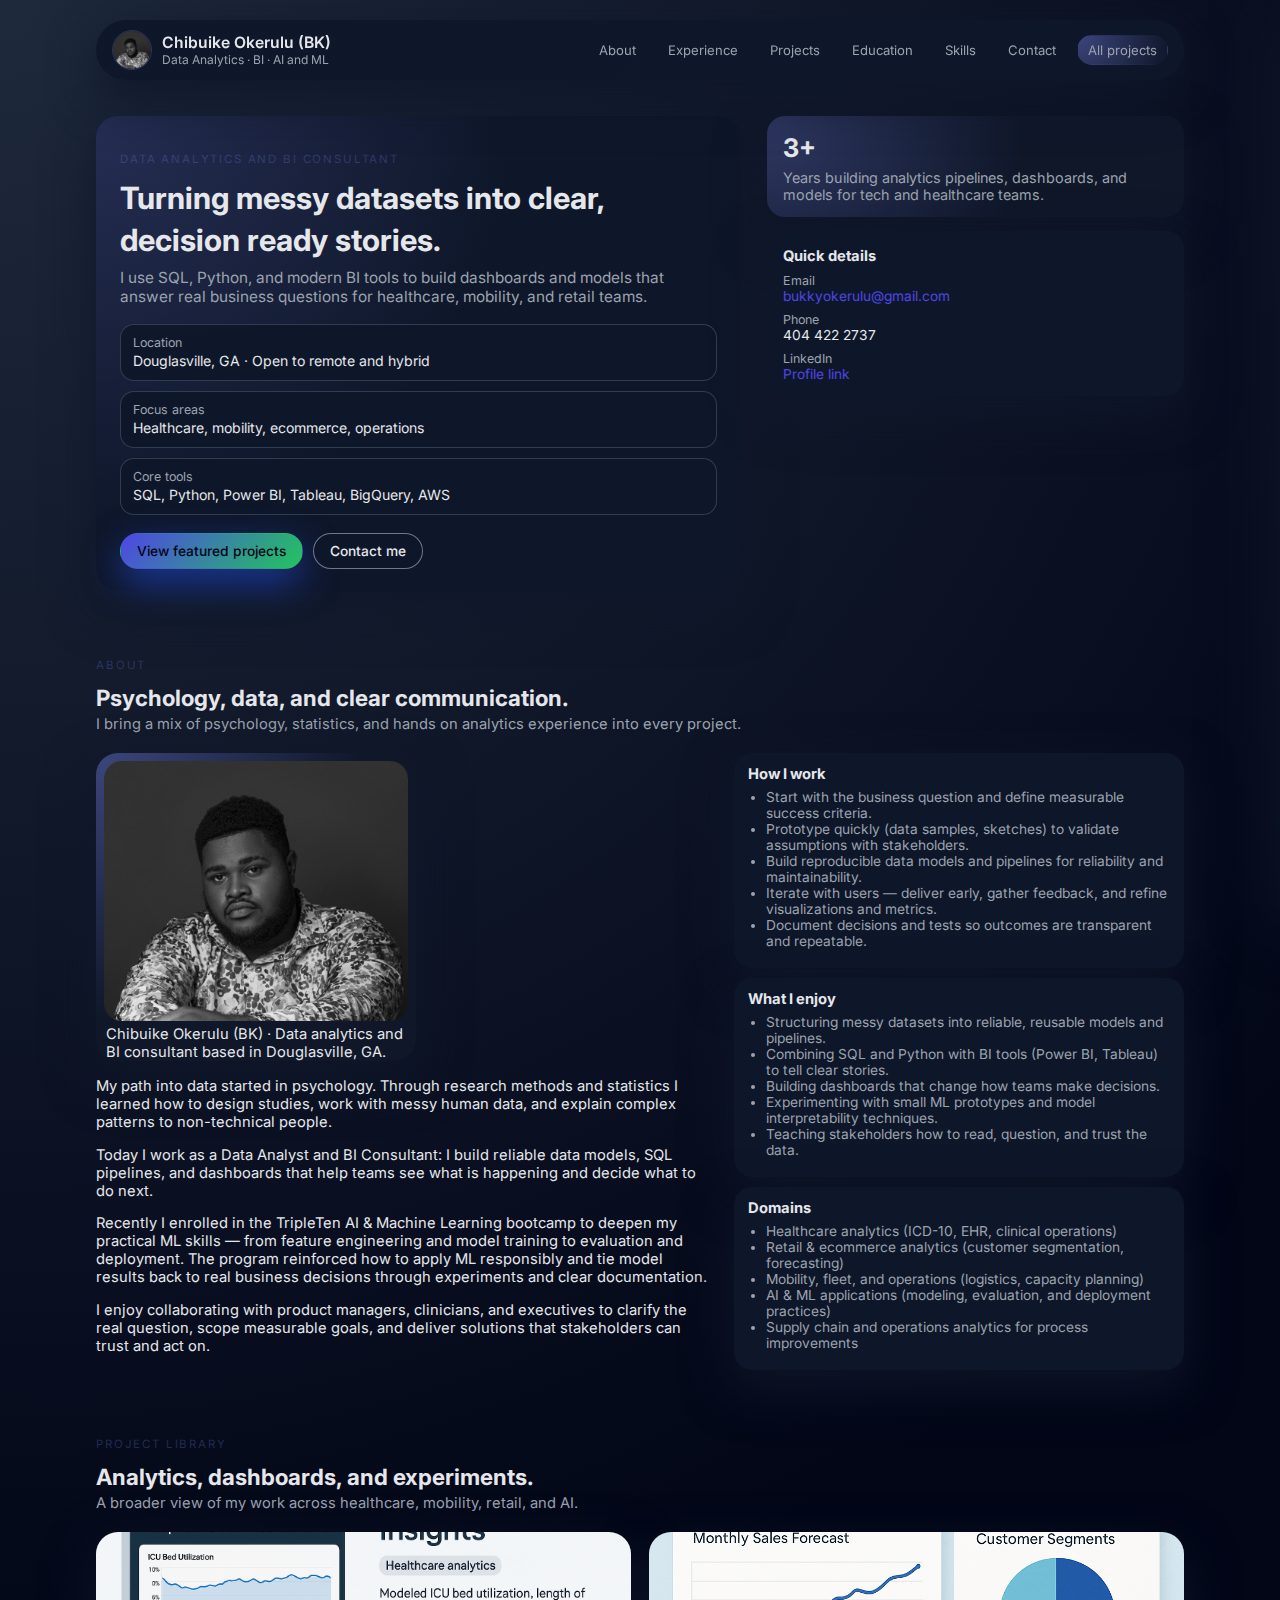
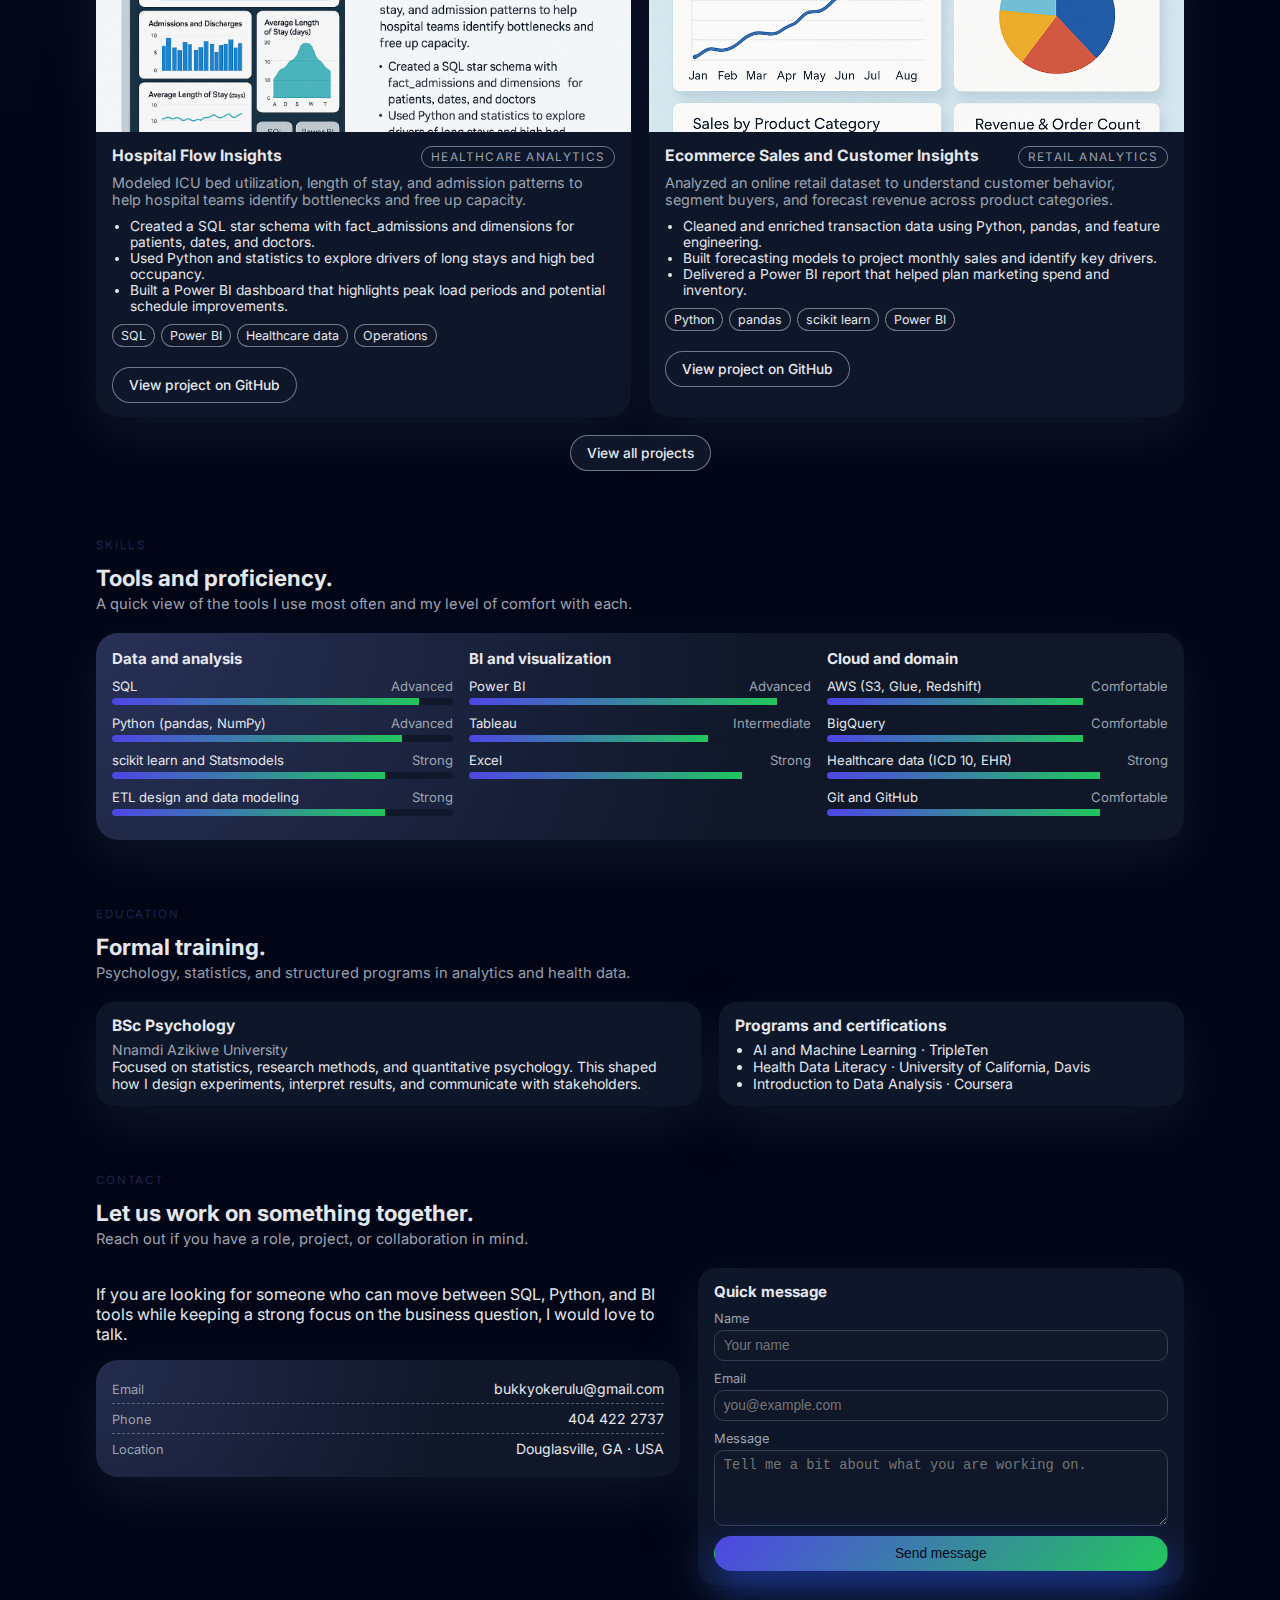
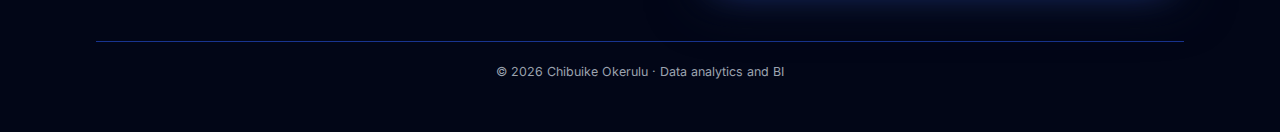
<file: index.html>
<!DOCTYPE html>
<html lang="en">
<head>
  <meta charset="UTF-8" />
  <title>Chibuike Okerulu • Data Analytics Portfolio</title>
  <meta name="viewport" content="width=device-width, initial-scale=1" />
  <link href="https://fonts.googleapis.com/css2?family=Inter:wght@300;400;500;600;700&display=swap" rel="stylesheet" />
  <link rel="stylesheet" href="styles.css" />
</head>
<body>
  <div class="site">

    <!-- Top Nav -->
    <header class="top-nav">
  <div class="top-nav-inner">
    <a href="#hero" class="brand">
      <div class="brand-avatar">
        <img
          src="images/chibuike.jpg"
          alt="Portrait of Chibuike Okerulu"
        />
      </div>
      <div class="brand-text">
        <span class="brand-name">Chibuike Okerulu (BK)</span>
        <span class="brand-tagline">Data Analytics · BI · AI and ML</span>
      </div>
    </a>

    <!-- Desktop nav (updated) -->
    <nav class="main-nav">
      <a href="#about">About</a>
      <a href="experience.html">Experience</a>
      <a href="#projects">Projects</a>
      <a href="#education">Education</a>
      <a href="#skills">Skills</a>
      <a href="#contact">Contact</a>
      <a href="projects.html" class="pill-link">All projects</a>
    </nav>

    <!-- Mobile menu button -->
    <button
      class="nav-toggle"
      id="nav-toggle"
      aria-label="Open navigation"
      aria-expanded="false"
    >
      <span></span>
      <span></span>
      <span></span>
    </button>
  </div>

  <!-- Mobile slide out nav -->
  <div class="mobile-nav-backdrop" id="mobile-nav-backdrop"></div>

  <nav class="mobile-nav" id="mobile-nav">
    <a href="#about">About</a>
    <a href="experience.html">Experience</a>
    <a href="#projects">Projects</a>
    <a href="#education">Education</a>
    <a href="#skills">Skills</a>
    <a href="#contact">Contact</a>
    <a href="projects.html">All projects</a>
  </nav>
</header>


    <main>

      <!-- Hero / Summary -->
      <section id="hero" class="section hero">
        <div class="hero-grid">
          <div class="hero-main">
            <p class="eyebrow">Data analytics and BI consultant</p>
            <h1 class="hero-title">
              Turning messy datasets into clear, decision ready stories.
            </h1>
            <p class="hero-lead">
              I use SQL, Python, and modern BI tools to build dashboards and models
              that answer real business questions for healthcare, mobility, and retail teams.
            </p>

            <div class="hero-meta-grid">
              <div class="hero-meta-card">
                <span class="meta-label">Location</span>
                <span class="meta-value">Douglasville, GA · Open to remote and hybrid</span>
              </div>
              <div class="hero-meta-card">
                <span class="meta-label">Focus areas</span>
                <span class="meta-value">Healthcare, mobility, ecommerce, operations</span>
              </div>
              <div class="hero-meta-card">
                <span class="meta-label">Core tools</span>
                <span class="meta-value">SQL, Python, Power BI, Tableau, BigQuery, AWS</span>
              </div>
            </div>

            <div class="hero-actions">
              <a href="#projects" class="btn btn-primary">View featured projects</a>
              <a href="#contact" class="btn btn-ghost">Contact me</a>
            </div>
          </div>

          <aside class="hero-side">
            <div class="hero-side-card highlight">
              <div class="highlight-number">3+</div>
              <div class="highlight-text">
                Years building analytics pipelines, dashboards, and models for tech and healthcare teams.
              </div>
            </div>

            <div class="hero-side-card">
              <h2 class="side-title">Quick details</h2>
              <ul class="side-list">
                <li>
                  <span>Email</span>
                  <a href="mailto:bukkyokerulu@gmail.com">bukkyokerulu@gmail.com</a>
                </li>
                <li>
                  <span>Phone</span>
                  <span>404 422 2737</span>
                </li>
                <li>
                  <span>LinkedIn</span>
                  <a href="https://www.linkedin.com/" target="_blank" rel="noreferrer">
                    Profile link
                  </a>
                </li>
              </ul>
            </div>
          </aside>
        </div>
      </section>

      <!-- About -->
      <section id="about" class="section">
        <header class="section-header">
          <p class="eyebrow">About</p>
          <h2>Psychology, data, and clear communication.</h2>
          <p class="section-subtitle">
            I bring a mix of psychology, statistics, and hands on analytics experience into every project.
          </p>
        </header>

        <div class="about-grid">
          <div>
            <div class="about-photo-card">
              <div class="about-photo-wrap">
                <img
                  src="images/chibuike.jpg"
                  alt="Portrait of Chibuike Okerulu"
                />
              </div>
              <p class="about-photo-caption">
                Chibuike Okerulu (BK) · Data analytics and BI consultant based in Douglasville, GA.
              </p>
            </div>
            <p>
              My path into data started in psychology. Through research methods and statistics I learned how
              to design studies, work with messy human data, and explain complex patterns to non-technical people.
            </p>
            <p>
              Today I work as a Data Analyst and BI Consultant: I build reliable data models, SQL pipelines,
              and dashboards that help teams see what is happening and decide what to do next.
            </p>
            <p>
              Recently I enrolled in the TripleTen AI &amp; Machine Learning bootcamp to deepen my practical
              ML skills — from feature engineering and model training to evaluation and deployment. The
              program reinforced how to apply ML responsibly and tie model results back to real business
              decisions through experiments and clear documentation.
            </p>
            <p>
              I enjoy collaborating with product managers, clinicians, and executives to clarify the real
              question, scope measurable goals, and deliver solutions that stakeholders can trust and act on.
            </p>
          </div>

          <div class="about-pill-grid">
            <article class="pill-card">
              <h3>How I work</h3>
              <ul>
                <li>Start with the business question and define measurable success criteria.</li>
                <li>Prototype quickly (data samples, sketches) to validate assumptions with stakeholders.</li>
                <li>Build reproducible data models and pipelines for reliability and maintainability.</li>
                <li>Iterate with users — deliver early, gather feedback, and refine visualizations and metrics.</li>
                <li>Document decisions and tests so outcomes are transparent and repeatable.</li>
              </ul>
            </article>
            <article class="pill-card">
              <h3>What I enjoy</h3>
              <ul>
                <li>Structuring messy datasets into reliable, reusable models and pipelines.</li>
                <li>Combining SQL and Python with BI tools (Power BI, Tableau) to tell clear stories.</li>
                <li>Building dashboards that change how teams make decisions.</li>
                <li>Experimenting with small ML prototypes and model interpretability techniques.</li>
                <li>Teaching stakeholders how to read, question, and trust the data.</li>
              </ul>
            </article>
            <article class="pill-card">
              <h3>Domains</h3>
              <ul>
                <li>Healthcare analytics (ICD-10, EHR, clinical operations)</li>
                <li>Retail &amp; ecommerce analytics (customer segmentation, forecasting)</li>
                <li>Mobility, fleet, and operations (logistics, capacity planning)</li>
                <li>AI &amp; ML applications (modeling, evaluation, and deployment practices)</li>
                <li>Supply chain and operations analytics for process improvements</li>
              </ul>
            </article>
          </div>
        </div>
      </section>

      <!-- Projects (Library-style on front page) -->
      <section id="projects" class="section">
        <header class="section-header">
          <p class="eyebrow">Project library</p>
          <h2>Analytics, dashboards, and experiments.</h2>
          <p class="section-subtitle">
            A broader view of my work across healthcare, mobility, retail, and AI.
          </p>
        </header>

        <div class="projects-grid">
          <article class="project-card-full">
  <div class="project-thumb-wrap">
    <img
      src="images/hospital-flow-insights.png"
      alt="Hospital flow and ICU utilization dashboard preview"
    />
  </div>
  <div class="project-full-body">
    <div class="project-full-top">
      <h3>Hospital Flow Insights</h3>
      <span class="project-pill">Healthcare analytics</span>
    </div>
    <p>
      Modeled ICU bed utilization, length of stay, and admission patterns to help hospital
      teams identify bottlenecks and free up capacity.
    </p>
    <ul class="project-full-list">
      <li>Created a SQL star schema with fact_admissions and dimensions for patients, dates, and doctors.</li>
      <li>Used Python and statistics to explore drivers of long stays and high bed occupancy.</li>
      <li>Built a Power BI dashboard that highlights peak load periods and potential schedule improvements.</li>
    </ul>
    <div class="pill-row">
      <span>SQL</span>
      <span>Power BI</span>
      <span>Healthcare data</span>
      <span>Operations</span>
    </div>
    <br>
    <div class="project-links">
      <a
        href="https://github.com/your-github/hospital-flow-insights"
        target="_blank"
        rel="noopener"
        class="btn btn-ghost btn-project"
      >
        View project on GitHub
      </a>
    </div>
  </div>
</article>


          <article class="project-card-full">
            <div class="project-thumb-wrap">
              <img
                src="images/ecommerce-sales-forecast.png"
                alt="Ecommerce sales forecasting charts"
              />
            </div>
            <div class="project-full-body">
              <div class="project-full-top">
                <h3>Ecommerce Sales and Customer Insights</h3>
                <span class="project-pill">Retail analytics</span>
              </div>
              <p>
                Analyzed an online retail dataset to understand customer behavior, segment buyers,
                and forecast revenue across product categories.
              </p>
              <ul class="project-full-list">
                <li>Cleaned and enriched transaction data using Python, pandas, and feature engineering.</li>
                <li>Built forecasting models to project monthly sales and identify key drivers.</li>
                <li>Delivered a Power BI report that helped plan marketing spend and inventory.</li>
              </ul>
              <div class="pill-row">
                <span>Python</span>
                <span>pandas</span>
                <span>scikit learn</span>
                <span>Power BI</span>
              </div>
               <br>
    <div class="project-links">
      <a
        href="https://github.com/your-github/hospital-flow-insights"
        target="_blank"
        rel="noopener"
        class="btn btn-ghost btn-project"
      >
        View project on GitHub
      </a>
    </div>
            </div>
          </article>
        </div>

        <div class="center-row">
          <a href="projects.html" class="btn btn-ghost">View all projects</a>
        </div>
      </section>

      <!-- Experience removed from homepage; available as a dedicated page -->

      <!-- Skills with proficiency (moved up) -->
      <section id="skills" class="section">
        <header class="section-header">
          <p class="eyebrow">Skills</p>
          <h2>Tools and proficiency.</h2>
          <p class="section-subtitle">
            A quick view of the tools I use most often and my level of comfort with each.
          </p>
        </header>

        <div class="skills-layout">
          <div class="skills-columns">
            <div class="skills-column">
              <h3>Data and analysis</h3>
              <div class="skill">
                <div class="skill-header">
                  <span>SQL</span>
                  <span>Advanced</span>
                </div>
                <div class="skill-bar" style="--level: 90%;">
                  <div class="skill-fill"></div>
                </div>
              </div>
              <div class="skill">
                <div class="skill-header">
                  <span>Python (pandas, NumPy)</span>
                  <span>Advanced</span>
                </div>
                <div class="skill-bar" style="--level: 85%;">
                  <div class="skill-fill"></div>
                </div>
              </div>
              <div class="skill">
                <div class="skill-header">
                  <span>scikit learn and Statsmodels</span>
                  <span>Strong</span>
                </div>
                <div class="skill-bar" style="--level: 80%;">
                  <div class="skill-fill"></div>
                </div>
              </div>
              <div class="skill">
                <div class="skill-header">
                  <span>ETL design and data modeling</span>
                  <span>Strong</span>
                </div>
                <div class="skill-bar" style="--level: 80%;">
                  <div class="skill-fill"></div>
                </div>
              </div>
            </div>

            <div class="skills-column">
              <h3>BI and visualization</h3>
              <div class="skill">
                <div class="skill-header">
                  <span>Power BI</span>
                  <span>Advanced</span>
                </div>
                <div class="skill-bar" style="--level: 90%;">
                  <div class="skill-fill"></div>
                </div>
              </div>
              <div class="skill">
                <div class="skill-header">
                  <span>Tableau</span>
                  <span>Intermediate</span>
                </div>
                <div class="skill-bar" style="--level: 70%;">
                  <div class="skill-fill"></div>
                </div>
              </div>
              <div class="skill">
                <div class="skill-header">
                  <span>Excel</span>
                  <span>Strong</span>
                </div>
                <div class="skill-bar" style="--level: 80%;">
                  <div class="skill-fill"></div>
                </div>
              </div>
            </div>

            <div class="skills-column">
              <h3>Cloud and domain</h3>
              <div class="skill">
                <div class="skill-header">
                  <span>AWS (S3, Glue, Redshift)</span>
                  <span>Comfortable</span>
                </div>
                <div class="skill-bar" style="--level: 75%;">
                  <div class="skill-fill"></div>
                </div>
              </div>
              <div class="skill">
                <div class="skill-header">
                  <span>BigQuery</span>
                  <span>Comfortable</span>
                </div>
                <div class="skill-bar" style="--level: 75%;">
                  <div class="skill-fill"></div>
                </div>
              </div>
              <div class="skill">
                <div class="skill-header">
                  <span>Healthcare data (ICD 10, EHR)</span>
                  <span>Strong</span>
                </div>
                <div class="skill-bar" style="--level: 80%;">
                  <div class="skill-fill"></div>
                </div>
              </div>
              <div class="skill">
                <div class="skill-header">
                  <span>Git and GitHub</span>
                  <span>Comfortable</span>
                </div>
                <div class="skill-bar" style="--level: 80%;">
                  <div class="skill-fill"></div>
                </div>
              </div>
            </div>
          </div>
        </div>
      </section>

      <!-- Education (moved down) -->
      <section id="education" class="section">
        <header class="section-header">
          <p class="eyebrow">Education</p>
          <h2>Formal training.</h2>
          <p class="section-subtitle">
            Psychology, statistics, and structured programs in analytics and health data.
          </p>
        </header>

        <div class="edu-grid">
          <article class="edu-card">
            <h3>BSc Psychology</h3>
            <p class="edu-institution">Nnamdi Azikiwe University</p>
            <p>
              Focused on statistics, research methods, and quantitative psychology. This shaped how
              I design experiments, interpret results, and communicate with stakeholders.
            </p>
          </article>

          <article class="edu-card">
            <h3>Programs and certifications</h3>
            <ul class="edu-list">
              <li>AI and Machine Learning · TripleTen</li>
              <li>Health Data Literacy · University of California, Davis</li>
              <li>Introduction to Data Analysis · Coursera</li>
            </ul>
          </article>
        </div>
      </section>

      <!-- Contact -->
      <section id="contact" class="section">
        <header class="section-header">
          <p class="eyebrow">Contact</p>
          <h2>Let us work on something together.</h2>
          <p class="section-subtitle">
            Reach out if you have a role, project, or collaboration in mind.
          </p>
        </header>

        <div class="contact-grid">
          <div>
            <p>
              If you are looking for someone who can move between SQL, Python, and BI tools while
              keeping a strong focus on the business question, I would love to talk.
            </p>
            <div class="contact-panel">
              <div class="contact-line">
                <span>Email</span>
                <a href="mailto:bukkyokerulu@gmail.com">bukkyokerulu@gmail.com</a>
              </div>
              <div class="contact-line">
                <span>Phone</span>
                <span>404 422 2737</span>
              </div>
              <div class="contact-line">
                <span>Location</span>
                <span>Douglasville, GA · USA</span>
              </div>
            </div>
          </div>

          <form class="contact-form" id="contact-form">
  <h3>Quick message</h3>

  <div class="form-field">
    <label for="name">Name</label>
    <input
      id="name"
      type="text"
      name="entry.804187401"
      placeholder="Your name"
      required
    />
  </div>

  <div class="form-field">
    <label for="email">Email</label>
    <input
      id="email"
      type="email"
      name="entry.2045048273"
      placeholder="you@example.com"
      required
    />
  </div>

  <div class="form-field">
    <label for="message">Message</label>
    <textarea
      id="message"
      name="entry.153429510"
      rows="4"
      placeholder="Tell me a bit about what you are working on."
      required
    ></textarea>
  </div>

  <button type="submit" class="btn btn-primary btn-block">
    Send message
  </button>

  <p class="form-note" id="form-status" style="display: none;">
    Thanks for reaching out. Your message has been sent.
  </p>
</form>


        </div>
      </section>
    </main>

    <footer class="site-footer">
      <p>© <span id="year"></span> Chibuike Okerulu · Data analytics and BI</p>
    </footer>
  </div>

  <script>
  // Footer year
  const yearEl = document.getElementById("year");
  if (yearEl) {
    yearEl.textContent = new Date().getFullYear();
  }

  // Google Forms contact form
  const form = document.getElementById("contact-form");
  const statusEl = document.getElementById("form-status");

  if (form) {
    const GOOGLE_FORM_ID =
      "1FAIpQLSdEAQ70yjIahNP16XECglZCmZm1XGvZQpNR3Ea4BaDEwxsYQA";

    form.addEventListener("submit", async function (event) {
      event.preventDefault();

      const formData = new FormData(form);

      try {
        await fetch(
          "https://docs.google.com/forms/d/e/" +
            GOOGLE_FORM_ID +
            "/formResponse",
          {
            method: "POST",
            mode: "no-cors",
            body: formData,
          }
        );

        if (statusEl) {
          statusEl.style.display = "block";
          statusEl.textContent =
            "Thanks for reaching out. Your message has been sent.";
        }
        form.reset();
      } catch (error) {
        if (statusEl) {
          statusEl.style.display = "block";
          statusEl.textContent =
            "Something went wrong. Please try again or email me directly.";
        }
      }
    });
  }

  // Mobile nav toggle
  const navToggle = document.getElementById("nav-toggle");
  const mobileNav = document.getElementById("mobile-nav");
  const mobileBackdrop = document.getElementById("mobile-nav-backdrop");

  function closeMobileNav() {
    if (!navToggle || !mobileNav || !mobileBackdrop) return;
    navToggle.classList.remove("is-open");
    navToggle.setAttribute("aria-expanded", "false");
    mobileNav.classList.remove("is-open");
    mobileBackdrop.classList.remove("is-open");
  }

  function openMobileNav() {
    if (!navToggle || !mobileNav || !mobileBackdrop) return;
    navToggle.classList.add("is-open");
    navToggle.setAttribute("aria-expanded", "true");
    mobileNav.classList.add("is-open");
    mobileBackdrop.classList.add("is-open");
  }

  if (navToggle && mobileNav && mobileBackdrop) {
    navToggle.addEventListener("click", () => {
      const isOpen = navToggle.classList.contains("is-open");
      if (isOpen) {
        closeMobileNav();
      } else {
        openMobileNav();
      }
    });

    mobileBackdrop.addEventListener("click", closeMobileNav);

    mobileNav.querySelectorAll("a").forEach((link) => {
      link.addEventListener("click", closeMobileNav);
    });
  }
</script>



</body>
</html>
</file>
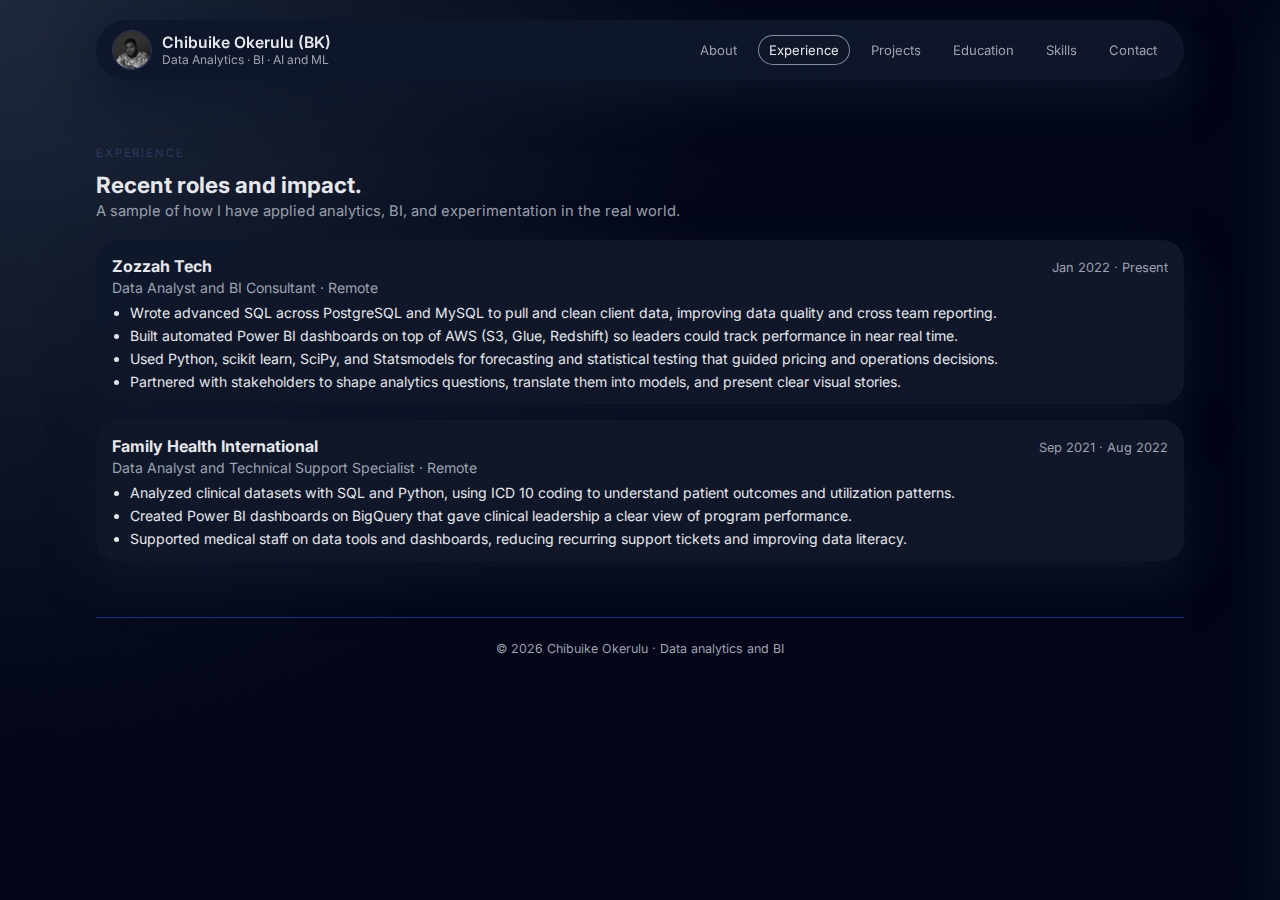
<file: experience.html>
<!DOCTYPE html>
<html lang="en">
<head>
  <meta charset="UTF-8" />
  <title>Experience • Chibuike Okerulu</title>
  <meta name="viewport" content="width=device-width, initial-scale=1" />
  <link href="https://fonts.googleapis.com/css2?family=Inter:wght@300;400;500;600;700&display=swap" rel="stylesheet" />
  <link rel="stylesheet" href="styles.css" />
</head>
<body>
  <div class="site">
    <header class="top-nav">
  <div class="top-nav-inner">
    <a href="index.html#hero" class="brand">
      <div class="brand-avatar">
        <img
          src="images/chibuike.jpg"
          alt="Portrait of Chibuike Okerulu"
        />
      </div>
      <div class="brand-text">
        <span class="brand-name">Chibuike Okerulu (BK)</span>
        <span class="brand-tagline">Data Analytics · BI · AI and ML</span>
      </div>
    </a>

    <!-- Desktop nav specifically for Experience page -->
    <nav class="main-nav">
      <a href="index.html#about">About</a>
      <a href="experience.html" class="nav-current">Experience</a>
      <a href="projects.html">Projects</a>
      <a href="index.html#education">Education</a>
      <a href="index.html#skills">Skills</a>
      <a href="index.html#contact">Contact</a>
    </nav>

    <!-- Mobile menu button -->
    <button
      class="nav-toggle"
      id="nav-toggle"
      aria-label="Open navigation"
      aria-expanded="false"
    >
      <span></span>
      <span></span>
      <span></span>
    </button>
  </div>

  <!-- Mobile slide out nav -->
  <div class="mobile-nav-backdrop" id="mobile-nav-backdrop"></div>

  <nav class="mobile-nav" id="mobile-nav">
    <a href="index.html#about">About</a>
    <a href="experience.html">Experience</a>
    <a href="projects.html">Projects</a>
    <a href="index.html#education">Education</a>
    <a href="index.html#skills">Skills</a>
    <a href="index.html#contact">Contact</a>
  </nav>
</header>

    <main>

      <!-- Experience -->
      <section id="experience" class="section">
        <header class="section-header">
          <p class="eyebrow">Experience</p>
          <h2>Recent roles and impact.</h2>
          <p class="section-subtitle">
            A sample of how I have applied analytics, BI, and experimentation in the real world.
          </p>
        </header>

        <div class="timeline">
          <article class="timeline-item">
            <div class="timeline-heading">
              <div>
                <h3>Zozzah Tech</h3>
                <p class="timeline-role">Data Analyst and BI Consultant · Remote</p>
              </div>
              <span class="timeline-dates">Jan 2022 · Present</span>
            </div>
            <ul class="timeline-points">
              <li>Wrote advanced SQL across PostgreSQL and MySQL to pull and clean client data, improving data quality and cross team reporting.</li>
              <li>Built automated Power BI dashboards on top of AWS (S3, Glue, Redshift) so leaders could track performance in near real time.</li>
              <li>Used Python, scikit learn, SciPy, and Statsmodels for forecasting and statistical testing that guided pricing and operations decisions.</li>
              <li>Partnered with stakeholders to shape analytics questions, translate them into models, and present clear visual stories.</li>
            </ul>
          </article>

          <article class="timeline-item">
            <div class="timeline-heading">
              <div>
                <h3>Family Health International</h3>
                <p class="timeline-role">Data Analyst and Technical Support Specialist · Remote</p>
              </div>
              <span class="timeline-dates">Sep 2021 · Aug 2022</span>
            </div>
            <ul class="timeline-points">
              <li>Analyzed clinical datasets with SQL and Python, using ICD 10 coding to understand patient outcomes and utilization patterns.</li>
              <li>Created Power BI dashboards on BigQuery that gave clinical leadership a clear view of program performance.</li>
              <li>Supported medical staff on data tools and dashboards, reducing recurring support tickets and improving data literacy.</li>
            </ul>
          </article>
        </div>
      </section>

    </main>

    <footer class="site-footer">
      <p>© <span id="year"></span> Chibuike Okerulu · Data analytics and BI</p>
    </footer>
  </div>

  <script>
  // Footer year
  const yearEl = document.getElementById("year");
  if (yearEl) {
    yearEl.textContent = new Date().getFullYear();
  }

  // Mobile nav toggle
  const navToggle = document.getElementById("nav-toggle");
  const mobileNav = document.getElementById("mobile-nav");
  const mobileBackdrop = document.getElementById("mobile-nav-backdrop");

  function closeMobileNav() {
    if (!navToggle || !mobileNav || !mobileBackdrop) return;
    navToggle.classList.remove("is-open");
    navToggle.setAttribute("aria-expanded", "false");
    mobileNav.classList.remove("is-open");
    mobileBackdrop.classList.remove("is-open");
  }

  function openMobileNav() {
    if (!navToggle || !mobileNav || !mobileBackdrop) return;
    navToggle.classList.add("is-open");
    navToggle.setAttribute("aria-expanded", "true");
    mobileNav.classList.add("is-open");
    mobileBackdrop.classList.add("is-open");
  }

  if (navToggle && mobileNav && mobileBackdrop) {
    navToggle.addEventListener("click", () => {
      const isOpen = navToggle.classList.contains("is-open");
      if (isOpen) {
        closeMobileNav();
      } else {
        openMobileNav();
      }
    });

    mobileBackdrop.addEventListener("click", closeMobileNav);

    mobileNav.querySelectorAll("a").forEach((link) => {
      link.addEventListener("click", closeMobileNav);
    });
  }
</script>

</body>
</html>
</file>
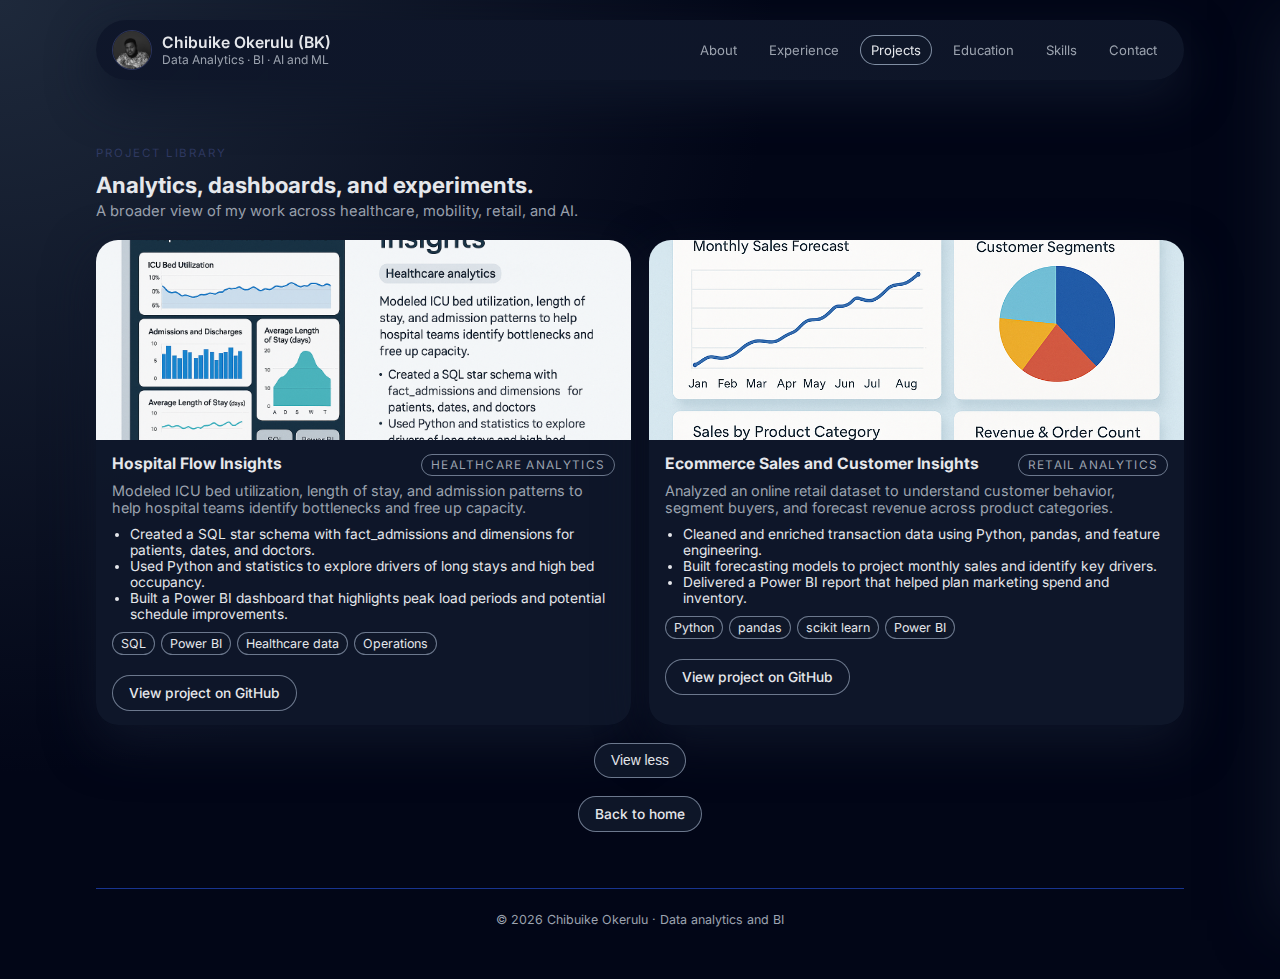
<file: projects.html>
<!DOCTYPE html>
<html lang="en">
<head>
  <meta charset="UTF-8" />
  <title>Projects • Chibuike Okerulu</title>
  <meta name="viewport" content="width=device-width, initial-scale=1" />
  <link href="https://fonts.googleapis.com/css2?family=Inter:wght@300;400;500;600;700&display=swap" rel="stylesheet" />
  <link rel="stylesheet" href="styles.css" />
</head>
<body>
  <div class="site">
    <header class="top-nav">
  <div class="top-nav-inner">
    <a href="index.html#hero" class="brand">
      <div class="brand-avatar">
        <img
          src="images/chibuike.jpg"
          alt="Portrait of Chibuike Okerulu"
        />
      </div>
      <div class="brand-text">
        <span class="brand-name">Chibuike Okerulu (BK)</span>
        <span class="brand-tagline">Data Analytics · BI · AI and ML</span>
      </div>
    </a>

    <!-- Desktop nav specifically for projects page -->
    <nav class="main-nav">
      <a href="index.html#about">About</a>
      <a href="experience.html">Experience</a>
      <a href="projects.html" class="nav-current">Projects</a>
      <a href="index.html#education">Education</a>
      <a href="index.html#skills">Skills</a>
      <a href="index.html#contact">Contact</a>
    </nav>

    <!-- Mobile menu button -->
    <button
      class="nav-toggle"
      id="nav-toggle"
      aria-label="Open navigation"
      aria-expanded="false"
    >
      <span></span>
      <span></span>
      <span></span>
    </button>
  </div>

  <!-- Mobile slide out nav -->
  <div class="mobile-nav-backdrop" id="mobile-nav-backdrop"></div>

  <nav class="mobile-nav" id="mobile-nav">
    <a href="index.html#about">About</a>
    <a href="index.html#experience">Experience</a>
    <a href="projects.html">Projects</a>
    <a href="index.html#education">Education</a>
    <a href="index.html#skills">Skills</a>
    <a href="index.html#contact">Contact</a>
  </nav>
</header>



    <main>
      <section class="section">
        <header class="section-header">
          <p class="eyebrow">Project library</p>
          <h2>Analytics, dashboards, and experiments.</h2>
          <p class="section-subtitle">
            A broader view of my work across healthcare, mobility, retail, and AI.
          </p>
        </header>

        <div class="projects-grid">
          <!-- 1 -->
          <!--<article class="project-card-full">
            <div class="project-thumb-wrap">
              <img
                src="images/uber-fleet-dashboard.jpg"
                alt="Uber fleet analytics dashboard preview"
              />
            </div>
            <div class="project-full-body">
              <div class="project-full-top">
                <h3>Uber Fleet Insights Dashboard</h3>
                <span class="project-pill">Mobility analytics</span>
              </div>
              <p>
                Designed a star schema and visualization layer to track trip volume, revenue per mile,
                surge patterns, and driver performance for an Uber style fleet.
              </p>
              <ul class="project-full-list">
                <li>Built a BigQuery warehouse with dim and fact tables for trips, vehicles, and locations.</li>
                <li>Used SQL to create views for long trips, intramonth growth, and surge behavior.</li>
                <li>Created a dashboard that lets operations teams slice performance by city, time band, and vehicle type.</li>
              </ul>
              <div class="pill-row">
                <span>BigQuery</span>
                <span>SQL</span>
                <span>Tableau</span>
                <span>Fleet analytics</span>
              </div>
            </div>
          </article>-->

          <!-- 2 -->
          <article class="project-card-full">
  <div class="project-thumb-wrap">
    <img
      src="images/hospital-flow-insights.png"
      alt="Hospital flow and ICU utilization dashboard preview"
    />
  </div>
  <div class="project-full-body">
    <div class="project-full-top">
      <h3>Hospital Flow Insights</h3>
      <span class="project-pill">Healthcare analytics</span>
    </div>
    <p>
      Modeled ICU bed utilization, length of stay, and admission patterns to help hospital
      teams identify bottlenecks and free up capacity.
    </p>
    <ul class="project-full-list">
      <li>Created a SQL star schema with fact_admissions and dimensions for patients, dates, and doctors.</li>
      <li>Used Python and statistics to explore drivers of long stays and high bed occupancy.</li>
      <li>Built a Power BI dashboard that highlights peak load periods and potential schedule improvements.</li>
    </ul>
    <div class="pill-row">
      <span>SQL</span>
      <span>Power BI</span>
      <span>Healthcare data</span>
      <span>Operations</span>
    </div>
    <br>
    <!-- View button -->
    <div class="project-links">
      <a
        href="https://github.com/your-github/hospital-flow-insights"
        target="_blank"
        rel="noopener"
        class="btn btn-ghost btn-project"
      >
        View project on GitHub
      </a>
    </div>
  </div>
</article>


          <!-- 3 -->
          <article class="project-card-full">
            <div class="project-thumb-wrap">
              <img
                src="images/ecommerce-sales-forecast.png"
                alt="Ecommerce sales forecasting charts"
              />
            </div>
            <div class="project-full-body">
              <div class="project-full-top">
                <h3>Ecommerce Sales and Customer Insights</h3>
                <span class="project-pill">Retail analytics</span>
              </div>
              <p>
                Analyzed an online retail dataset to understand customer behavior, segment buyers,
                and forecast revenue across product categories.
              </p>
              <ul class="project-full-list">
                <li>Cleaned and enriched transaction data using Python, pandas, and feature engineering.</li>
                <li>Built forecasting models to project monthly sales and identify key drivers.</li>
                <li>Delivered a Power BI report that helped plan marketing spend and inventory.</li>
              </ul>
              <div class="pill-row">
                <span>Python</span>
                <span>pandas</span>
                <span>scikit learn</span>
                <span>Power BI</span>
              </div>
               <br>
              <!-- View button -->
    <div class="project-links">
      <a
        href="https://github.com/your-github/hospital-flow-insights"
        target="_blank"
        rel="noopener"
        class="btn btn-ghost btn-project"
      >
        View project on GitHub
      </a>
    </div>
            </div>
          </article>

          <!-- 4 -->
          <!--<article class="project-card-full">
            <div class="project-thumb-wrap">
              <img
                src="images/bakery-supply-chain.jpg"
                alt="Bakery supply chain and inventory dashboard"
              />
            </div>
            <div class="project-full-body">
              <div class="project-full-top">
                <h3>Bakery Chain Procurement and Inventory</h3>
                <span class="project-pill">Supply chain analytics</span>
              </div>
              <p>
                Built an analytics layer for a bakery chain to monitor suppliers, stock levels,
                and distribution from warehouse to stores.
              </p>
              <ul class="project-full-list">
                <li>Designed a data model that joins procurement, inventory, and sales data across regions.</li>
                <li>Used SQL to calculate lead times, stockout risk, and the cost of carrying excess inventory.</li>
                <li>Created a Power BI dashboard to track supplier performance and highlight product gaps.</li>
              </ul>
              <div class="pill-row">
                <span>SQL</span>
                <span>Data modeling</span>
                <span>Power BI</span>
                <span>Operations</span>
              </div>
            </div>
          </article>-->

          <!-- 5 -->
          <!--<article class="project-card-full">
            <div class="project-thumb-wrap">
              <img
                src="images/megaline-tariff-analysis.jpg"
                alt="Telecom tariff comparison charts"
              />
            </div>
            <div class="project-full-body">
              <div class="project-full-top">
                <h3>Megaline Plan Revenue and Usage Study</h3>
                <span class="project-pill">Product analytics</span>
              </div>
              <p>
                Explored telecom call and data logs to compare user behavior across plans
                and test which tariff structure drives better revenue.
              </p>
              <ul class="project-full-list">
                <li>Aggregated usage by month and plan to measure call minutes and data consumption.</li>
                <li>Ran hypothesis tests in Python to compare average revenue between Surf and Ultimate plans.</li>
                <li>Summarized outcomes for product stakeholders with clear visual comparisons.</li>
              </ul>
              <div class="pill-row">
                <span>Python</span>
                <span>Statistics</span>
                <span>Hypothesis testing</span>
                <span>Product analytics</span>
              </div>
            </div>
          </article>-->

          <!-- 6 -->
          <!--<article class="project-card-full">
            <div class="project-thumb-wrap">
              <img
                src="images/ai-ml-experiments.jpg"
                alt="Machine learning experiments"
              />
            </div>
            <div class="project-full-body">
              <div class="project-full-top">
                <h3>AI and Machine Learning Experiments</h3>
                <span class="project-pill">AI and ML</span>
              </div>
              <p>
                A collection of machine learning projects from the TripleTen program, focused on
                model training, evaluation, and practical feature engineering.
              </p>
              <ul class="project-full-list">
                <li>Trained models for classification and regression on real world style datasets.</li>
                <li>Tuned hyperparameters, evaluated with cross validation, and compared model families.</li>
                <li>Documented findings with charts and write ups focused on business impact.</li>
              </ul>
              <div class="pill-row">
                <span>Python</span>
                <span>scikit learn</span>
                <span>ML pipelines</span>
                <span>TripleTen</span>
              </div>
            </div>
          </article>-->

          <!-- 7 -->
          <!--<article class="project-card-full">
            <div class="project-thumb-wrap">
              <img
                src="images/icu-length-of-stay.jpg"
                alt="ICU length of stay analysis charts"
              />
            </div>
            <div class="project-full-body">
              <div class="project-full-top">
                <h3>ICU Length of Stay Analysis</h3>
                <span class="project-pill">Healthcare analytics</span>
              </div>
              <p>
                Used MIMIC style data to explore diagnoses tied to long ICU stays and created
                visuals for operational bottlenecks.
              </p>
              <ul class="project-full-list">
                <li>Joined admission, diagnosis, and procedure tables to compute length of stay metrics.</li>
                <li>Segmented patients to spot groups with consistently high LOS.</li>
                <li>Built visuals that highlight where LOS is above target thresholds.</li>
              </ul>
              <div class="pill-row">
                <span>SQL</span>
                <span>Python</span>
                <span>Healthcare data</span>
              </div>
            </div>
          </article>-->

          <!-- 8 -->
         <!-- <article class="project-card-full">
            <div class="project-thumb-wrap">
              <img
                src="images/retail-basket-analysis.jpg"
                alt="Retail basket analysis visualization"
              />
            </div>
            <div class="project-full-body">
              <div class="project-full-top">
                <h3>Retail Basket and Promotion Analysis</h3>
                <span class="project-pill">Retail analytics</span>
              </div>
              <p>
                Examined which products are frequently bought together and how promotions shift
                basket size and attachment products.
              </p>
              <ul class="project-full-list">
                <li>Ran simple basket analysis in Python to find frequently co purchased items.</li>
                <li>Measured lift during promotions and identified best performing bundles.</li>
                <li>Created visuals that help marketing teams plan future campaigns.</li>
              </ul>
              <div class="pill-row">
                <span>Python</span>
                <span>SQL</span>
                <span>Retail</span>
                <span>Promotions</span>
              </div>
            </div>
          </article>-->
        </div>

        <div class="center-row">
          <button id="projects-toggle" class="btn btn-ghost" type="button">
            View more
          </button>
        </div>

        <div class="center-row">
          <a href="index.html" class="btn btn-ghost">Back to home</a>
        </div>
      </section>
    </main>

    <footer class="site-footer">
      <p>© <span id="year"></span> Chibuike Okerulu · Data analytics and BI</p>
    </footer>
  </div>

  <script>
  // Footer year
  const yearEl = document.getElementById("year");
  if (yearEl) {
    yearEl.textContent = new Date().getFullYear();
  }

  // Mobile nav toggle
  const navToggle = document.getElementById("nav-toggle");
  const mobileNav = document.getElementById("mobile-nav");
  const mobileBackdrop = document.getElementById("mobile-nav-backdrop");

  function closeMobileNav() {
    if (!navToggle || !mobileNav || !mobileBackdrop) return;
    navToggle.classList.remove("is-open");
    navToggle.setAttribute("aria-expanded", "false");
    mobileNav.classList.remove("is-open");
    mobileBackdrop.classList.remove("is-open");
  }

  function openMobileNav() {
    if (!navToggle || !mobileNav || !mobileBackdrop) return;
    navToggle.classList.add("is-open");
    navToggle.setAttribute("aria-expanded", "true");
    mobileNav.classList.add("is-open");
    mobileBackdrop.classList.add("is-open");
  }

  if (navToggle && mobileNav && mobileBackdrop) {
    navToggle.addEventListener("click", () => {
      const isOpen = navToggle.classList.contains("is-open");
      if (isOpen) {
        closeMobileNav();
      } else {
        openMobileNav();
      }
    });

    mobileBackdrop.addEventListener("click", closeMobileNav);

    // Close nav when a link is clicked
    mobileNav.querySelectorAll("a").forEach((link) => {
      link.addEventListener("click", closeMobileNav);
    });
  }

  // View more / View less for project cards
  const cards = Array.from(document.querySelectorAll(".project-card-full"));
  const toggle = document.getElementById("projects-toggle");
  const step = 4;
  let visible = step;

  function applyVisibility() {
    if (!toggle || !cards.length) return;
    cards.forEach((card, index) => {
      card.style.display = index < visible ? "" : "none";
    });
    toggle.textContent = visible >= cards.length ? "View less" : "View more";
  }

  if (toggle && cards.length) {
    toggle.addEventListener("click", () => {
      if (visible >= cards.length) {
        visible = step;
      } else {
        visible = Math.min(visible + step, cards.length);
      }
      applyVisibility();
    });

    applyVisibility();
  }
</script>



</body>
</html>
</file>
<file: styles.css>
:root {
  --bg: #020617;
  --bg-elevated: rgba(15, 23, 42, 0.95);
  --bg-soft: rgba(15, 23, 42, 0.8);
  --accent: #6366f1;
  --accent-soft: rgba(129, 140, 248, 0.25);
  --accent-strong: #4f46e5;
  --accent-alt: #22c55e;
  --text-main: #e5e7eb;
  --text-muted: #9ca3af;
  --border-subtle: rgba(148, 163, 184, 0.35);
  --radius-md: 14px;
  --radius-lg: 18px;
  --radius-xl: 22px;
  --shadow-soft: 0 18px 50px rgba(15, 23, 42, 0.9);
  --transition-fast: 180ms ease-out;
  --max-width: 1120px;
}

*,
*::before,
*::after {
  box-sizing: border-box;
}

html,
body {
  margin: 0;
  padding: 0;
  font-family: "Inter", system-ui, -apple-system, BlinkMacSystemFont, "Segoe UI",
    sans-serif;
  background:
    radial-gradient(circle at 0% 0%, #1e293b 0, #020617 48%, #020617 100%);
  color: var(--text-main);
  scroll-behavior: smooth;
}

body {
  min-height: 100vh;
}

.site {
  max-width: var(--max-width);
  margin: 0 auto;
  padding: 20px 16px 40px;
}

/* Soft entrance animation */

@keyframes fadeUpSoft {
  from {
    opacity: 0;
    transform: translateY(14px);
  }
  to {
    opacity: 1;
    transform: translateY(0);
  }
}

/* Top nav */

.top-nav {
  position: sticky;
  top: 12px;
  z-index: 40;
  margin-bottom: 26px;
}

.top-nav-inner {
  display: flex;
  align-items: center;
  justify-content: space-between;
  gap: 12px;
  padding: 10px 16px;
  border-radius: 999px;
  border: none;
  background: linear-gradient(
      135deg,
      rgba(15, 23, 42, 0.98),
      rgba(15, 23, 42, 0.93)
    );
  backdrop-filter: blur(18px);
  box-shadow: 0 18px 48px rgba(15, 23, 42, 0.95);
}

/* Mobile nav toggle (hidden on desktop) */
.nav-toggle {
  display: none;
  position: relative;
  width: 34px;
  height: 34px;
  border-radius: 999px;
  border: none;
  background: rgba(15, 23, 42, 0.98);
  padding: 0;
  cursor: pointer;
  align-items: center;
  justify-content: center;
  gap: 4px;
  transition: background 180ms ease-out, transform 180ms ease-out;
}

.nav-toggle span {
  display: block;
  width: 18px;
  height: 2px;
  border-radius: 999px;
  background: #e5e7eb;
  transition: transform 180ms ease-out, opacity 180ms ease-out,
    translate 180ms ease-out;
}

/* X state */
.nav-toggle.is-open span:nth-child(1) {
  transform: rotate(45deg);
  translate: 0 4px;
}

.nav-toggle.is-open span:nth-child(2) {
  opacity: 0;
}

.nav-toggle.is-open span:nth-child(3) {
  transform: rotate(-45deg);
  translate: 0 -4px;
}

/* Mobile slide out nav */
.mobile-nav {
  position: fixed;
  top: 0;
  right: 0;
  width: 72%;
  max-width: 280px;
  height: 100vh;
  padding: 80px 18px 24px;
  background: rgba(15, 23, 42, 0.98);
  border-left: 1px solid rgba(148, 163, 184, 0.6);
  box-shadow: 0 20px 60px rgba(15, 23, 42, 0.98);
  transform: translateX(100%);
  transition: transform 200ms ease-out;
  z-index: 45;
  display: flex;
  flex-direction: column;
  gap: 8px;
}

.mobile-nav a {
  text-decoration: none;
  color: #e5e7eb;
  padding: 8px 10px;
  border-radius: 10px;
  font-size: 0.92rem;
  border: 1px solid transparent;
  transition: background 160ms ease-out, border-color 160ms ease-out;
}

.mobile-nav a:hover {
  background: rgba(30, 64, 175, 0.18);
  border-color: rgba(129, 140, 248, 0.6);
}

/* Dark backdrop behind the drawer */
.mobile-nav-backdrop {
  position: fixed;
  inset: 0;
  background: rgba(15, 23, 42, 0.75);
  backdrop-filter: blur(4px);
  opacity: 0;
  pointer-events: none;
  transition: opacity 200ms ease-out;
  z-index: 40;
}

/* When nav is open */
.mobile-nav.is-open {
  transform: translateX(0%);
}

.mobile-nav-backdrop.is-open {
  opacity: 1;
  pointer-events: auto;
}

.brand {
  display: flex;
  align-items: center;
  gap: 10px;
  text-decoration: none;
}

.brand-avatar {
  width: 40px;
  height: 40px;
  border-radius: 999px;
  overflow: hidden;
  border: 1px solid var(--accent-soft);
  flex-shrink: 0;
}

.brand-avatar img {
  width: 100%;
  height: 100%;
  object-fit: cover;
  display: block;
}

.brand-text {
  display: flex;
  flex-direction: column;
}

.brand-name {
  font-size: 0.98rem;
  font-weight: 600;
  color: var(--text-main);
}

.brand-tagline {
  font-size: 0.75rem;
  color: var(--text-muted);
}

.main-nav {
  display: flex;
  align-items: center;
  gap: 10px;
  font-size: 0.82rem;
}

.main-nav a {
  text-decoration: none;
  color: var(--text-muted);
  padding: 6px 10px;
  border-radius: 999px;
  border: 1px solid transparent;
  transition: color var(--transition-fast), background var(--transition-fast),
    border-color var(--transition-fast), transform var(--transition-fast);
}

.main-nav a:hover {
  color: var(--text-main);
  background: rgba(15, 23, 42, 0.95);
  border-color: rgba(148, 163, 184, 0.7);
  transform: translateY(-1px);
}

.main-nav .nav-current {
  color: var(--text-main);
  border-color: rgba(148, 163, 184, 0.85);
  background: rgba(15, 23, 42, 0.98);
}

.pill-link {
  border-radius: 999px;
  border: 1px solid rgba(129, 140, 248, 0.7);
  background: radial-gradient(
      circle at 0% 0%,
      rgba(129, 140, 248, 0.4),
      rgba(15, 23, 42, 0.9)
    );
  color: var(--text-main);
}

/* Sections */

.section {
  padding-block: 28px;
  scroll-margin-top: 90px;
  animation: fadeUpSoft 0.6s ease-out both;
}

.section-header {
  margin-bottom: 20px;
}

.section-header h2 {
  margin: 2px 0 4px;
  font-size: 1.4rem;
}

.section-subtitle {
  margin: 0;
  font-size: 0.92rem;
  color: var(--text-muted);
}

.eyebrow {
  font-size: 0.72rem;
  letter-spacing: 0.16em;
  text-transform: uppercase;
  color: var(--accent-soft);
}

/* Buttons */

.btn {
  display: inline-flex;
  align-items: center;
  justify-content: center;
  gap: 6px;
  border-radius: 999px;
  padding: 9px 16px;
  font-size: 0.86rem;
  font-weight: 500;
  text-decoration: none;
  border: 1px solid transparent;
  cursor: pointer;
  transition: background var(--transition-fast), border-color var(--transition-fast),
    color var(--transition-fast), box-shadow var(--transition-fast),
    transform var(--transition-fast);
}

.btn-primary {
  background: linear-gradient(135deg, var(--accent-strong), var(--accent-alt));
  color: #020617;
  box-shadow: 0 14px 36px rgba(30, 64, 175, 0.85);
}

.btn-primary:hover {
  transform: translateY(-1px);
  box-shadow: 0 18px 44px rgba(30, 64, 175, 0.95);
}

.btn-ghost {
  border-color: rgba(148, 163, 184, 0.7);
  background: rgba(15, 23, 42, 0.96);
  color: var(--text-main);
}

.btn-ghost:hover {
  border-color: rgba(148, 163, 184, 0.9);
  background: rgba(15, 23, 42, 1);
}

.btn-block {
  width: 100%;
}

/* Hero */

.hero {
  padding-top: 10px;
}

.hero-grid {
  display: grid;
  grid-template-columns: minmax(0, 1.7fr) minmax(0, 1.1fr);
  gap: 26px;
}

.hero-main {
  border-radius: var(--radius-xl);
  padding: 24px 24px 22px;
  background:
    radial-gradient(circle at 0% 0%, rgba(129, 140, 248, 0.2), transparent 52%),
    linear-gradient(135deg, rgba(15, 23, 42, 0.98), rgba(15, 23, 42, 0.96));
  border: none;
  box-shadow: var(--shadow-soft);
}

.hero-title {
  margin: 10px 0 8px;
  font-size: clamp(1.9rem, 2.4vw, 2.2rem);
  line-height: 1.35;
}

.hero-lead {
  margin: 0;
  margin-top: 6px;
  font-size: 0.96rem;
  color: var(--text-muted);
  max-width: 36rem;
}

.hero-meta-grid {
  margin-top: 18px;
  display: grid;
  gap: 10px;
}

.hero-meta-card {
  padding: 10px 12px;
  border-radius: var(--radius-md);
  background: rgba(15, 23, 42, 0.96);
  border: 1px solid rgba(51, 65, 85, 0.9);
}

.meta-label {
  display: block;
  font-size: 0.78rem;
  color: var(--text-muted);
}

.meta-value {
  font-size: 0.88rem;
}

.hero-actions {
  margin-top: 18px;
  display: flex;
  flex-wrap: wrap;
  gap: 10px;
}

.hero-side {
  display: flex;
  flex-direction: column;
  gap: 14px;
}

.hero-side-card {
  border-radius: var(--radius-lg);
  padding: 16px 16px 14px;
  background: var(--bg-elevated);
  border: none;
  box-shadow: var(--shadow-soft);
}

.hero-side-card.highlight {
  background:
    radial-gradient(circle at 0% 0%, rgba(129, 140, 248, 0.28), transparent 60%),
    rgba(15, 23, 42, 0.98);
}

.highlight-number {
  font-size: 1.6rem;
  font-weight: 700;
}

.highlight-text {
  margin-top: 6px;
  font-size: 0.9rem;
  color: var(--text-muted);
}

.side-title {
  margin: 0 0 8px;
  font-size: 0.92rem;
}

.side-list {
  list-style: none;
  padding: 0;
  margin: 0;
  font-size: 0.86rem;
}

.side-list li + li {
  margin-top: 8px;
}

.side-list span:first-child {
  display: block;
  font-size: 0.78rem;
  color: var(--text-muted);
}

.side-list a {
  color: var(--accent-strong);
  text-decoration: none;
}

.side-list a:hover {
  text-decoration: underline;
}

/* About */

.about-grid {
  display: grid;
  grid-template-columns: minmax(0, 1.5fr) minmax(0, 1.1fr);
  gap: 24px;
}

.about-photo-card {
  max-width: 320px;
  border-radius: var(--radius-xl);
  background:
    radial-gradient(circle at 0% 0%, rgba(129, 140, 248, 0.4), transparent 60%),
    rgba(15, 23, 42, 0.98);
  border: none;
  margin-bottom: 16px;
  box-shadow: var(--shadow-soft);
}

.about-photo-wrap {
  padding: 8px 8px 4px;
}

.about-photo-wrap img {
  display: block;
  width: 100%;
  height: 260px;
  object-fit: cover;
  border-radius: calc(var(--radius-xl) - 4px);
}

.about-photo-caption {
  margin: 4px 10px 10px;
  font-size: 0.8rem;
  color: var(--text-muted);
}

.about-grid p {
  margin-top: 0;
  font-size: 0.92rem;
  color: var(--text-main);
}

.about-grid p + p {
  margin-top: 8px;
}

.about-pill-grid {
  display: grid;
  gap: 10px;
}

.pill-card {
  border-radius: var(--radius-lg);
  padding: 12px 14px;
  background: var(--bg-elevated);
  border: none;
  box-shadow: var(--shadow-soft);
}

.pill-card h3 {
  margin: 0 0 6px;
  font-size: 0.92rem;
}

.pill-card ul {
  margin: 0;
  padding-left: 18px;
  font-size: 0.86rem;
  color: var(--text-muted);
}

/* Experience */

.timeline {
  display: grid;
  gap: 16px;
}

.timeline-item {
  border-radius: var(--radius-xl);
  padding: 16px 16px 14px;
  background: rgba(15, 23, 42, 0.98);
  border: none;
  position: relative;
  overflow: hidden;
  box-shadow: var(--shadow-soft);
}

.timeline-item::before {
  content: "";
  position: absolute;
  inset: -40%;
  background:
    radial-gradient(circle at 0% 0%, rgba(129, 140, 248, 0.18), transparent 60%),
    radial-gradient(circle at 100% 100%, rgba(129, 140, 248, 0.1), transparent 60%);
  opacity: 0;
  transition: opacity var(--transition-fast);
  z-index: -1;
}

.timeline-item:hover::before {
  opacity: 1;
}

.timeline-heading {
  display: flex;
  justify-content: space-between;
  align-items: baseline;
  gap: 10px;
  margin-bottom: 8px;
}

.timeline-heading h3 {
  margin: 0;
  font-size: 1rem;
}

.timeline-role {
  margin: 3px 0 0;
  font-size: 0.88rem;
  color: var(--text-muted);
}

.timeline-dates {
  font-size: 0.8rem;
  color: var(--text-muted);
}

.timeline-points {
  margin: 8px 0 0;
  padding-left: 18px;
  font-size: 0.88rem;
}

.timeline-points li + li {
  margin-top: 6px;
}

/* Featured projects */

.featured-grid {
  display: grid;
  grid-template-columns: minmax(0, 1fr) minmax(0, 1fr);
  gap: 18px;
}

.project-card {
  border-radius: var(--radius-xl);
  padding: 16px 16px 14px;
  background:
    radial-gradient(circle at 0% 0%, rgba(129, 140, 248, 0.16), transparent 60%),
    rgba(15, 23, 42, 0.98);
  border: none;
  box-shadow: var(--shadow-soft);
  transition: transform var(--transition-fast), box-shadow var(--transition-fast);
}

.project-card:hover {
  transform: translateY(-3px);
  box-shadow: 0 20px 56px rgba(15, 23, 42, 0.96);
}

.project-tag {
  display: inline-flex;
  padding: 3px 10px;
  border-radius: 999px;
  border: 1px solid rgba(148, 163, 184, 0.7);
  font-size: 0.72rem;
  letter-spacing: 0.1em;
  text-transform: uppercase;
  color: var(--text-muted);
}

.project-card h3 {
  margin: 8px 0 6px;
  font-size: 1rem;
}

.project-card p {
  margin: 0;
  font-size: 0.9rem;
  color: var(--text-muted);
}

.project-list {
  margin: 10px 0 0;
  padding-left: 18px;
  font-size: 0.86rem;
}

.project-list li + li {
  margin-top: 5px;
}

.pill-row {
  margin-top: 10px;
  display: flex;
  flex-wrap: wrap;
  gap: 6px;
  font-size: 0.78rem;
}

.pill-row span {
  padding: 3px 8px;
  border-radius: 999px;
  border: 1px solid rgba(148, 163, 184, 0.7);
  background: rgba(15, 23, 42, 0.98);
}

.center-row {
  display: flex;
  justify-content: center;
  margin-top: 18px;
}

/* Education */

.edu-grid {
  display: grid;
  grid-template-columns: minmax(0, 1.3fr) minmax(0, 1fr);
  gap: 18px;
}

.edu-card {
  border-radius: var(--radius-lg);
  padding: 14px 16px;
  background: var(--bg-elevated);
  border: none;
  box-shadow: var(--shadow-soft);
}

.edu-card h3 {
  margin: 0 0 6px;
  font-size: 0.98rem;
}

.edu-institution {
  margin: 0 0 8px;
  font-size: 0.9rem;
  color: var(--text-muted);
}

.edu-card p {
  margin: 0;
  font-size: 0.88rem;
}

.edu-list {
  margin: 0;
  padding-left: 18px;
  font-size: 0.88rem;
}

/* Skills */

.skills-layout {
  border-radius: var(--radius-xl);
  padding: 16px 16px 14px;
  background:
    radial-gradient(circle at 0% 0%, rgba(129, 140, 248, 0.22), transparent 60%),
    rgba(15, 23, 42, 0.98);
  border: none;
  box-shadow: var(--shadow-soft);
}

.skills-columns {
  display: grid;
  grid-template-columns: repeat(3, minmax(0, 1fr));
  gap: 16px;
}

.skills-column h3 {
  margin: 0 0 10px;
  font-size: 0.94rem;
}

.skill {
  margin-bottom: 10px;
}

.skill-header {
  display: flex;
  justify-content: space-between;
  font-size: 0.82rem;
  margin-bottom: 4px;
}

.skill-header span:last-child {
  color: var(--text-muted);
}

.skill-bar {
  position: relative;
  height: 7px;
  border-radius: 999px;
  background: rgba(15, 23, 42, 0.9);
  overflow: hidden;
}

.skill-fill {
  position: absolute;
  inset: 0;
  width: var(--level);
  background: linear-gradient(90deg, var(--accent-strong), var(--accent-alt));
}

/* Contact */

.contact-grid {
  display: grid;
  grid-template-columns: minmax(0, 1.2fr) minmax(0, 1fr);
  gap: 18px;
}

.contact-panel {
  border-radius: var(--radius-xl);
  padding: 14px 16px;
  background:
    radial-gradient(circle at 0% 0%, rgba(129, 140, 248, 0.18), transparent 60%),
    rgba(15, 23, 42, 0.98);
  border: none;
  box-shadow: var(--shadow-soft);
}

.contact-line {
  display: flex;
  justify-content: space-between;
  align-items: baseline;
  gap: 10px;
  padding: 6px 0;
  border-bottom: 1px dashed rgba(148, 163, 184, 0.5);
  font-size: 0.88rem;
}

.contact-line:last-child {
  border-bottom: none;
}

.contact-line span:first-child {
  font-size: 0.8rem;
  color: var(--text-muted);
}

.contact-line a {
  color: var(--text-main);
  text-decoration: none;
}

.contact-line a:hover {
  text-decoration: underline;
}

.contact-form {
  border-radius: var(--radius-lg);
  padding: 14px 16px;
  background: var(--bg-elevated);
  border: none;
  box-shadow: var(--shadow-soft);
}

.contact-form h3 {
  margin: 0 0 10px;
  font-size: 0.94rem;
}

.form-field {
  margin-bottom: 10px;
  display: flex;
  flex-direction: column;
  gap: 4px;
}

.form-field label {
  font-size: 0.8rem;
  color: var(--text-muted);
}

.form-field input,
.form-field textarea {
  border-radius: 10px;
  border: 1px solid rgba(51, 65, 85, 1);
  background: rgba(15, 23, 42, 0.98);
  color: var(--text-main);
  font-size: 0.86rem;
  padding: 7px 9px;
  outline: none;
  resize: vertical;
}

.form-field input:focus,
.form-field textarea:focus {
  border-color: var(--accent-strong);
}

.form-note {
  margin: 8px 0 0;
  font-size: 0.76rem;
  color: var(--text-muted);
}

/* Projects page */

.projects-grid {
  display: grid;
  grid-template-columns: repeat(auto-fit, minmax(260px, 1fr));
  gap: 18px;
}

.project-card-full {
  border-radius: var(--radius-xl);
  overflow: hidden;
  background: var(--bg-elevated);
  border: none;
  box-shadow: var(--shadow-soft);
  display: flex;
  flex-direction: column;
  transition: transform var(--transition-fast), box-shadow var(--transition-fast),
    background var(--transition-fast);
}

.project-card-full:hover {
  transform: translateY(-4px);
  box-shadow: 0 22px 60px rgba(15, 23, 42, 0.96);
  background:
    radial-gradient(circle at 0% 0%, rgba(129, 140, 248, 0.18), transparent 60%),
    rgba(15, 23, 42, 0.98);
}

.project-thumb-wrap {
  overflow: hidden;
  max-height: 200px;
}

.project-thumb-wrap img {
  width: 100%;
  height: 200px;
  object-fit: cover;
  display: block;
  transform: scale(1.03);
  transition: transform var(--transition-fast), filter var(--transition-fast);
}

.project-card-full:hover .project-thumb-wrap img {
  transform: scale(1.07);
  filter: brightness(1.05);
}

.project-full-body {
  padding: 14px 16px 14px;
}

.project-full-top {
  display: flex;
  justify-content: space-between;
  align-items: baseline;
  gap: 10px;
  margin-bottom: 6px;
}

.project-full-top h3 {
  margin: 0;
  font-size: 0.98rem;
}

.project-pill {
  font-size: 0.74rem;
  letter-spacing: 0.1em;
  text-transform: uppercase;
  padding: 3px 9px;
  border-radius: 999px;
  border: 1px solid rgba(148, 163, 184, 0.7);
  color: var(--text-muted);
}

.project-full-body > p {
  margin: 4px 0 0;
  font-size: 0.9rem;
  color: var(--text-muted);
}

.project-full-list {
  margin: 10px 0 0;
  padding-left: 18px;
  font-size: 0.86rem;
}

/* Footer */

.site-footer {
  margin-top: 28px;
  padding-top: 10px;
  border-top: 1px solid rgba(30, 64, 175, 0.8);
  font-size: 0.78rem;
  color: var(--text-muted);
  text-align: center;
}

/* Staggered animation on cards */

.timeline-item,
.project-card,
.project-card-full {
  animation: fadeUpSoft 0.5s ease-out both;
}

.timeline-item:nth-child(2),
.project-card:nth-child(2),
.project-card-full:nth-child(2n) {
  animation-delay: 0.08s;
}

.timeline-item:nth-child(3),
.project-card:nth-child(3),
.project-card-full:nth-child(3n) {
  animation-delay: 0.14s;
}

/* Responsive */

@media (max-width: 900px) {
  .hero-grid {
    grid-template-columns: minmax(0, 1fr);
  }

  .hero-side {
    order: -1;
  }

  .about-grid,
  .edu-grid,
  .contact-grid {
    grid-template-columns: minmax(0, 1fr);
  }

  .featured-grid {
    grid-template-columns: minmax(0, 1fr);
  }

  .skills-columns {
    grid-template-columns: minmax(0, 1fr) minmax(0, 1fr);
  }
}

@media (max-width: 720px) {
  .top-nav-inner {
    padding-inline: 12px;
  }

  .main-nav {
    display: none;
  }

  .nav-toggle {
    display: flex;
  }

  .site {
    padding-inline: 14px;
  }

  .hero-main,
  .hero-side-card,
  .project-card,
  .timeline-item,
  .edu-card,
  .skills-layout,
  .contact-panel,
  .contact-form,
  .project-card-full {
    padding-inline: 14px;
  }

  .skills-columns {
    grid-template-columns: minmax(0, 1fr);
  }
}

#form-status {
  margin-top: 8px;
  font-size: 0.8rem;
  color: #bbf7d0; /* soft green */
}
</file>
